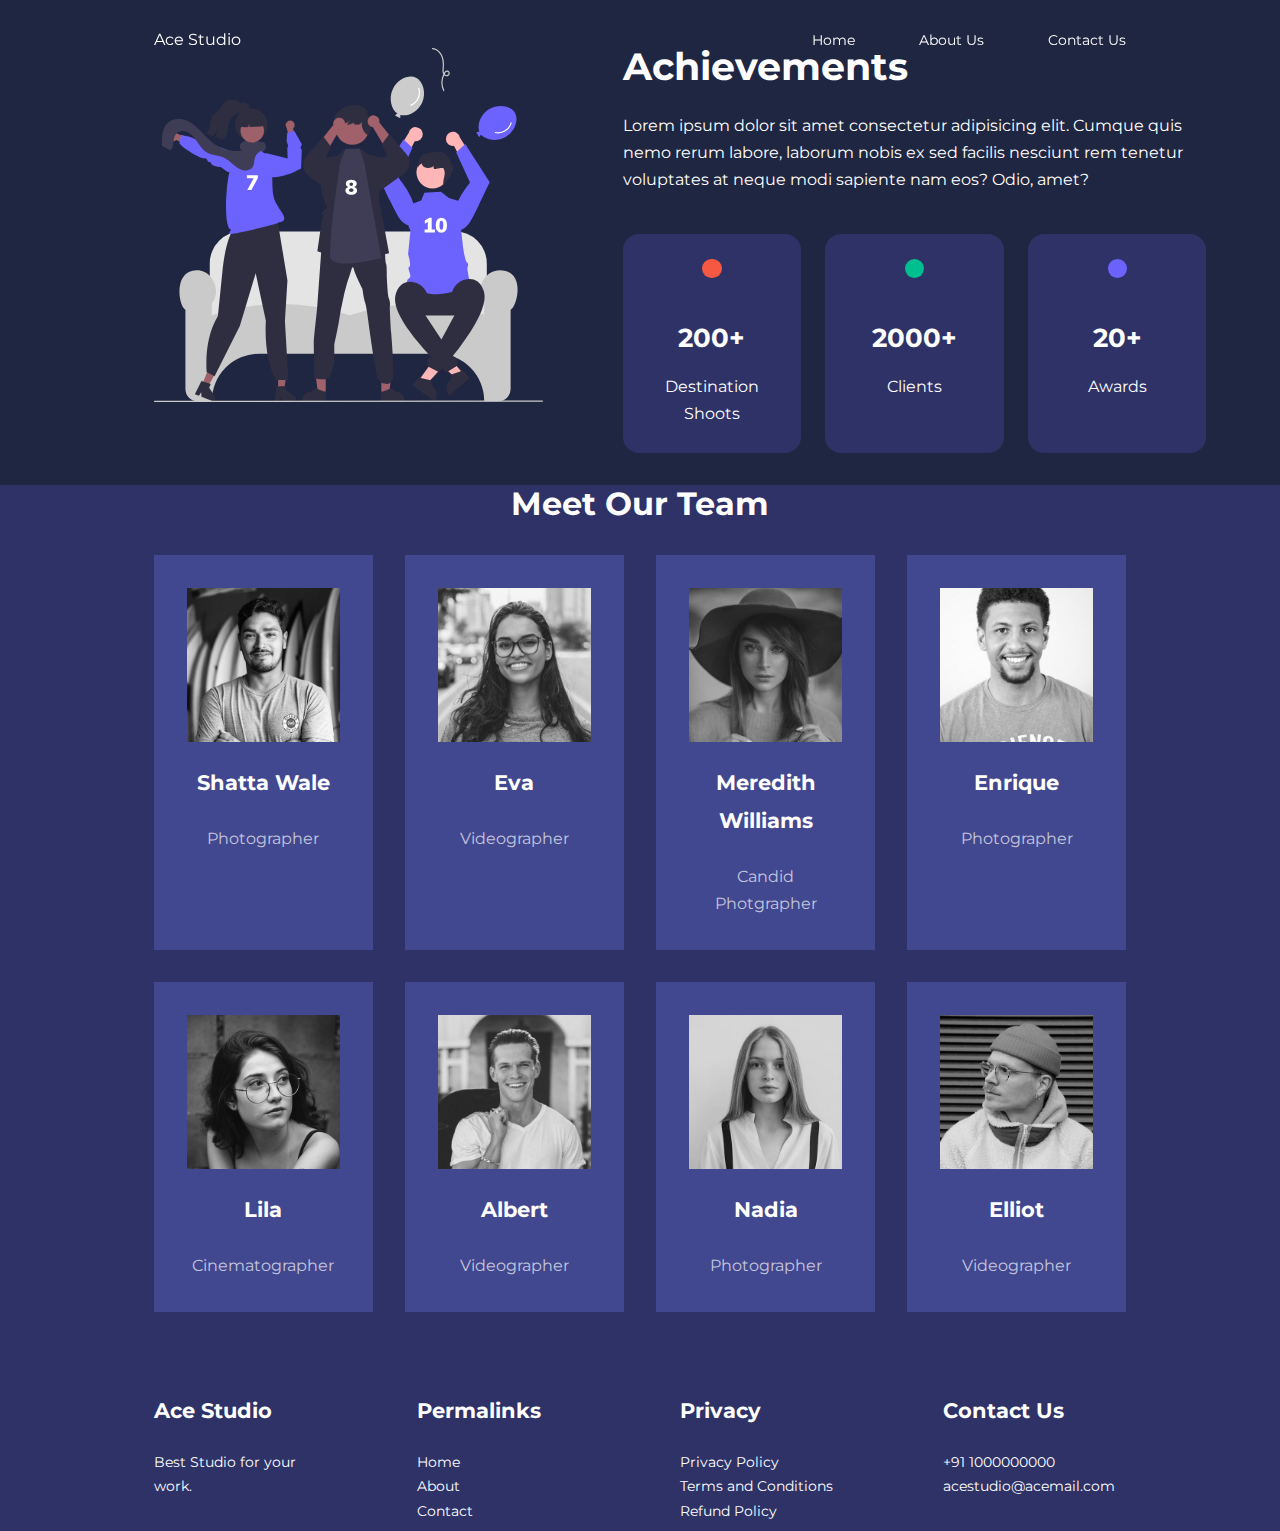
<file: about.html>
<!DOCTYPE html>
<html lang="en">

<head>
    <meta charset="UTF-8">
    <meta http-equiv="X-UA-Compatible" content="IE=edge">
    <meta name="viewport" content="width=device-width, initial-scale=1.0">
    <title>Ace Studio</title>
    <link rel="icon" href="favicon.ico">
    <!-- iconsout cdn -->
    <link rel="stylesheet" href="https://unicons.iconscout.com/release/v4.0.8/css/line.css">

    <!-- font used -->
    <link rel="preconnect" href="https://fonts.googleapis.com">
    <link rel="preconnect" href="https://fonts.gstatic.com" crossorigin>
    <link href="https://fonts.googleapis.com/css2?family=Montserrat:wght@300;400;500;600;700;800;900&display=swap"
        rel="stylesheet">



    <!-- stylesheet link -->

    <link rel="stylesheet" href="style.css">
    <link rel="stylesheet" href="about.css">


</head>

<body>
    <nav>
        <div class=" container nav__container">
            <a href="index.html">Ace Studio</a>
            <ul class="nav__menu">
                <li><a href="index.html">Home</a></li>
                <li><a href="about.html">About Us</a></li>
                <li><a href="contact.html">Contact Us</a></li>

            </ul>
            <button id="open-menu-btn"><i class="uil uil-bars"></i></button>
            <button id="close-menu-btn"><i class="uil uil-multiply"></i></button>

        </div>
    </nav>

    <section class="about__achievements">
        <div class="container about__achievements-container ">
            <div class="about__achievements-left">
                <img src="./images/about achievements.svg" alt="">
            </div>
            <div class="about__achievements-right">
                <h1>Achievements</h1>
                <p>Lorem ipsum dolor sit amet consectetur adipisicing elit. Cumque quis nemo rerum labore, laborum nobis
                    ex sed facilis nesciunt rem tenetur voluptates at neque modi sapiente nam eos? Odio, amet?</p>
                <div class="achievements__cards">
                    <article class="achievement__card">
                        <span class="achievement__icon">
                            <i class="uil uil-video"></i>
                        </span>
                        <h3>200+</h3>
                        <p>Destination Shoots</p>
                    </article>
                    <article class="achievement__card">
                        <span class="achievement__icon">
                            <i class="uil uil-users-alt"></i>
                        </span>
                        <h3>2000+</h3>
                        <p>Clients</p>
                    </article>
                    <article class="achievement__card">
                        <span class="achievement__icon">
                            <i class="uil uil-trophy"></i>
                        </span>
                        <h3>20+</h3>
                        <p>Awards</p>
                    </article>

                </div>
            </div>
        </div>
    </section>



    <!-- ====================end of achievements============= -->

    <section class="team">
        <h2>Meet Our Team</h2>
        <div class="container team__container">
            <article class="team__member">
                <div class="team__member-image">
                    <img src="./images/tm1.jpg" alt="">
                </div>
                <div class="team__member-info">
                    <h4>Shatta Wale</h4>
                    <p>Photographer</p>
                </div>
                <div class="team__member-socials">
                    <a href="" https://instagram.com" target="blank"><i class="uil uil-instagram"></i></a>
                    <a href="" https://twitter.com" target="blank"><i class="uil uil-twitter-alt"></i></a>
                    <a href="" https://linkedin.com" target="blank"><i class="uil uil-linkedin-alt"></i></a>
                </div>
            </article>
            <article class="team__member">
                <div class="team__member-image">
                    <img src="./images/tm2.jpg" alt="">
                </div>
                <div class="team__member-info">
                    <h4>Eva</h4>
                    <p>Videographer</p>
                </div>
                <div class="team__member-socials">
                    <a href="" https://instagram.com" target="blank"><i class="uil uil-instagram"></i></a>
                    <a href="" https://twitter.com" target="blank"><i class="uil uil-twitter-alt"></i></a>
                    <a href="" https://linkedin.com" target="blank"><i class="uil uil-linkedin-alt"></i></a>
                </div>
            </article>
            <article class="team__member">
                <div class="team__member-image">
                    <img src="./images/tm3.jpg" alt="">
                </div>
                <div class="team__member-info">
                    <h4>Meredith Williams</h4>
                    <p>Candid Photgrapher</p>
                </div>
                <div class="team__member-socials">
                    <a href="" https://instagram.com" target="blank"><i class="uil uil-instagram"></i></a>
                    <a href="" https://twitter.com" target="blank"><i class="uil uil-twitter-alt"></i></a>
                    <a href="" https://linkedin.com" target="blank"><i class="uil uil-linkedin-alt"></i></a>
                </div>
            </article>
            <article class="team__member">
                <div class="team__member-image">
                    <img src="./images/tm4.jpg" alt="">
                </div>
                <div class="team__member-info">
                    <h4>Enrique</h4>
                    <p>Photographer</p>
                </div>
                <div class="team__member-socials">
                    <a href="" https://instagram.com" target="blank"><i class="uil uil-instagram"></i></a>
                    <a href="" https://twitter.com" target="blank"><i class="uil uil-twitter-alt"></i></a>
                    <a href="" https://linkedin.com" target="blank"><i class="uil uil-linkedin-alt"></i></a>
                </div>
            </article>
            <article class="team__member">
                <div class="team__member-image">
                    <img src="./images/tm5.jpg" alt="">
                </div>
                <div class="team__member-info">
                    <h4>Lila</h4>
                    <p>Cinematographer</p>
                </div>
                <div class="team__member-socials">
                    <a href="" https://instagram.com" target="blank"><i class="uil uil-instagram"></i></a>
                    <a href="" https://twitter.com" target="blank"><i class="uil uil-twitter-alt"></i></a>
                    <a href="" https://linkedin.com" target="blank"><i class="uil uil-linkedin-alt"></i></a>
                </div>
            </article>
            <article class="team__member">
                <div class="team__member-image">
                    <img src="./images/tm6.jpg" alt="">
                </div>
                <div class="team__member-info">
                    <h4>Albert</h4>
                    <p>Videographer</p>
                </div>
                <div class="team__member-socials">
                    <a href="" https://instagram.com" target="blank"><i class="uil uil-instagram"></i></a>
                    <a href="" https://twitter.com" target="blank"><i class="uil uil-twitter-alt"></i></a>
                    <a href="" https://linkedin.com" target="blank"><i class="uil uil-linkedin-alt"></i></a>
                </div>
            </article>
            <article class="team__member">
                <div class="team__member-image">
                    <img src="./images/tm7.jpg" alt="">
                </div>
                <div class="team__member-info">
                    <h4>Nadia</h4>
                    <p>Photographer</p>
                </div>
                <div class="team__member-socials">
                    <a href="" https://instagram.com" target="blank"><i class="uil uil-instagram"></i></a>
                    <a href="" https://twitter.com" target="blank"><i class="uil uil-twitter-alt"></i></a>
                    <a href="" https://linkedin.com" target="blank"><i class="uil uil-linkedin-alt"></i></a>
                </div>
            </article>
            <article class="team__member">
                <div class="team__member-image">
                    <img src="./images/tm8.jpg" alt="">
                </div>
                <div class="team__member-info">
                    <h4>Elliot </h4>
                    <p>Videographer</p>
                </div>
                <div class="team__member-socials">
                    <a href="" https://instagram.com" target="blank"><i class="uil uil-instagram"></i></a>
                    <a href="" https://twitter.com" target="blank"><i class="uil uil-twitter-alt"></i></a>
                    <a href="" https://linkedin.com" target="blank"><i class="uil uil-linkedin-alt"></i></a>
                </div>
            </article>
        </div>
    </section>
    <!-- ==============End of team========= -->


    <footer>
        <div class="container footer__container">
            <div class="footer__1">
                <a href="index.html" class="footer__logo">
                    <h4>Ace Studio</h4>
                </a>
                <p>
                    Best Studio for your work.
                </p>
            </div>
            <div class="footer__2">
                <h4>Permalinks</h4>
                <ul class="permalinks">
                    <li><a href="index.html">Home</a></li>
                    <li><a href="about.html">About</a></li>
                    <li><a href="contact.html">Contact</a></li>
                </ul>
            </div>
            <div class="footer__3">
                <h4>Privacy</h4>
                <ul class="privacy">
                    <li><a href="#">Privacy Policy</a></li>
                    <li><a href="#">Terms and Conditions</a></li>
                    <li><a href="#">Refund Policy</a></li>
                </ul>
            </div>
            <div class="footer__4">
                <h4>Contact Us</h4>
                <ul class="privacy">
                    <li>+91 1000000000</li>
                    <li><a href="#">acestudio@acemail.com</a></li>

                </ul>
            </div>

        </div>
    </footer>







    <script src="main.js"></script>



</body>

</html>
</file>
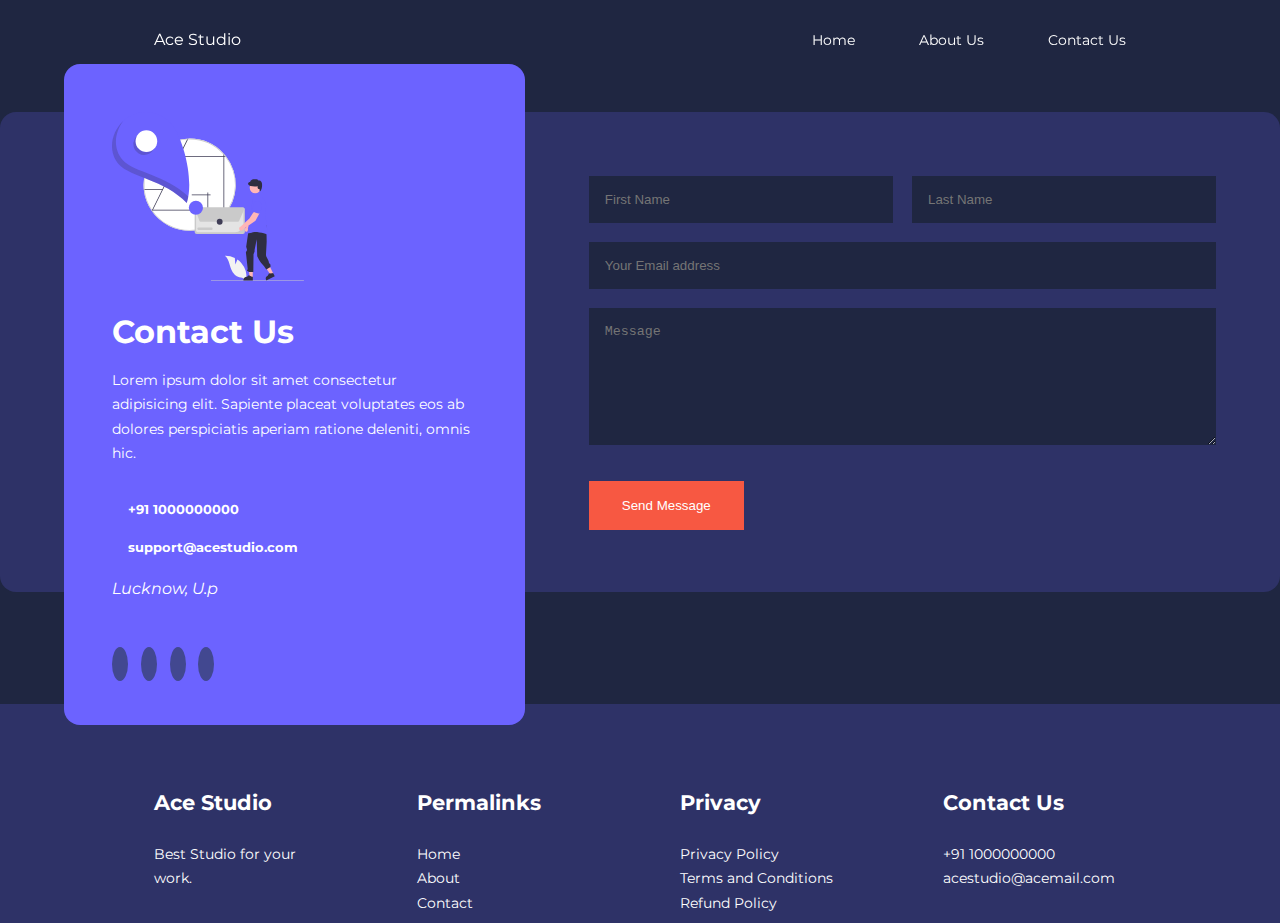
<file: contact.html>
<!DOCTYPE html>
<html lang="en">

<head>
    <meta charset="UTF-8">
    <meta http-equiv="X-UA-Compatible" content="IE=edge">
    <meta name="viewport" content="width=device-width, initial-scale=1.0">
    <title>Ace Studio</title>
    <link rel="icon" href="favicon.ico">
    <!-- iconsout cdn -->
    <link rel="stylesheet" href="https://unicons.iconscout.com/release/v4.0.8/css/line.css">

    <!-- font used -->
    <link rel="preconnect" href="https://fonts.googleapis.com">
    <link rel="preconnect" href="https://fonts.gstatic.com" crossorigin>
    <link href="https://fonts.googleapis.com/css2?family=Montserrat:wght@300;400;500;600;700;800;900&display=swap"
        rel="stylesheet">



    <!-- stylesheet link -->

    <link rel="stylesheet" href="style.css">
    <link rel="stylesheet" href="contact.css">


</head>

<body>
    <nav>
        <div class=" container nav__container">
            <a href="index.html">Ace Studio</a>
            <ul class="nav__menu">
                <li><a href="index.html">Home</a></li>
                <li><a href="about.html">About Us</a></li>
                <li><a href="contact.html">Contact Us</a></li>

            </ul>
            <button id="open-menu-btn"><i class="uil uil-bars"></i></i></button>
            <button id="close-menu-btn"><i class="uil uil-multiply"></i></button>

        </div>
    </nav>
    <!-- end of navbar -->

    <section class="contact">
        <div class="conatiner contact__container">
            <aside class="contact__aside">
                <div class="aside__image">
                    <img src="./images/contact.svg" alt="">
                </div>
                <h2>Contact Us</h2>
                <p>Lorem ipsum dolor sit amet consectetur adipisicing elit. Sapiente placeat voluptates eos ab dolores
                    perspiciatis aperiam ratione deleniti, omnis hic.</p>
                <ul class="contact__details">
                    <li>
                        <i class="uil uil-phone-times"></i>
                        <h5>+91 1000000000</h5>
                    </li>
                    <li>
                        <i class="uil uil-envelope"></i>
                        <h5>support@acestudio.com</h5>
                    </li>
                    <li>
                        <i class="uil uil-location-point">Lucknow, U.p</i>
                    </li>
                </ul>
                <ul class="contact__socials">
                    <li><a href="https://facebook.com"><i class="uil uil-facebook"></i></a></li>
                    <li><a href="https://instagram.com"><i class="uil uil-instagram"></i></a></li>
                    <li><a href="https://twitter.com"><i class="uil uil-twitter"></i></a></li>
                    <li><a href="https://linkedin.com"><i class="uil uil-linkedin-alt"></i></a></li>

                </ul>
            </aside>
            <form action="https://formspree.io/f/mrgnydze" method="POST" class="contact__form">
                <div class="form__name">
                    <input type="text" name=" First Name" placeholder="First Name" required>
                    <input type="text" name=" Last Name" placeholder="Last Name" required>

                </div>
                <input type="email" name="Email address" placeholder="Your Email address" required>
                <textarea name="Messages" rows="7" placeholder="Message" required></textarea>
                <button type="submit" class="btn btn-primary">Send Message</button>
            </form>
        </div>
    </section>




    <footer>
        <div class="container footer__container">
            <div class="footer__1">
                <a href="index.html" class="footer__logo">
                    <h4>Ace Studio</h4>
                </a>
                <p>
                    Best Studio for your work.
                </p>
            </div>
            <div class="footer__2">
                <h4>Permalinks</h4>
                <ul class="permalinks">
                    <li><a href="index.html">Home</a></li>
                    <li><a href="about.html">About</a></li>
                    <li><a href="contact.html">Contact</a></li>
                </ul>
            </div>
            <div class="footer__3">
                <h4>Privacy</h4>
                <ul class="privacy">
                    <li><a href="#">Privacy Policy</a></li>
                    <li><a href="#">Terms and Conditions</a></li>
                    <li><a href="#">Refund Policy</a></li>
                </ul>
            </div>
            <div class="footer__4">
                <h4>Contact Us</h4>
                <ul class="privacy">
                    <li>+91 1000000000</li>
                    <li><a href="#">acestudio@acemail.com</a></li>

                </ul>
            </div>

        </div>
    </footer>







    <script src="main.js"></script>



</body>

</html>
</file>
<file: style.css>
* {
    margin: 0;
    padding: 0;
    border: 0;
    outline: 0;
    text-decoration: none;
    list-style: none;
    box-sizing: border-box;

}

:root {
    --color-primary: #6c63ff;
    --color-success: #00bf8e;
    --color-warning: #f7c94b;
    --color-danger: #f75842;
    --color-variant: rgba(247, 88, 66, 0.4);
    --color-white: #fff;
    --color-light: rgba(255, 255, 255, 0.7);
    --color-black: #000;
    --color-bg: #1f2641;
    --color-bg1: #2e3267;
    --color-bg2: #424890;

    --container-width-lg: 76%;
    --container-width-md: 90%;
    --container-width-sm: 94%;

    --transition: all 400ms ease;

}

body {
    font-family: 'Montserrat', sans-serif;
    line-height: 1.7;
    color: var(--color-white);
    background: var(--color-bg);
}

.container {
    width: var(--container-width-lg);
    margin: 0 auto;

}

.section {
    padding: 6rem 0;

}

.section h2 {
    text-align: center;
    margin-bottom: 4rem;
}

h1,
h2,
h3,
h4 {

    line-height: 2.4rem;

}

h1 {
    font-size: 2.4rem;

}

h2 {
    font-size: 2rem;
}

h3 {
    font-size: 1.6rem;
}

h4 {
    font-size: 1.3rem;
}

a {
    color: var(--color-white);

}

img {

    width: 100%;
    display: block;
    object-fit: cover;
}

.btn {
    display: inline-block;
    background: var(--color-white);
    color: var(--color-black);
    padding: 1rem 2rem;
    border: 1px solid transparent;
    font-weight: 500;
    transition: var(--transition)
}

.btn:hover {

    background: transparent;
    color: var(--color-white);
    border-color: var(--color-white);

}

.btn-primary {
    background: var(--color-danger);
    color: var(--color-white);
}

/* =============navbar style============ */

nav {
    background: transparent;
    width: 100vw;
    height: 5rem;
    position: fixed;
    top: 0;
    z-index: 11;
}

/* change navbar style on scroll using js */
.window-scroll {
    background: var(--color-primary);
    box-shadow: 0 1rem 2rem rgba(0, 0, 0, 0.2);

}

.nav__container {
    height: 100%;
    display: flex;
    justify-content: space-between;
    align-items: center;

}

nav button {
    display: none;

}

.nav__menu {
    display: flex;
    align-items: center;
    gap: 4rem;

}

.nav__menu a {
    font-size: 0.9rem;
    transition: var(--transition);

}

.nav__menu a:hover {
    color: var(--color-bg2);
}

/* ===============header section========= */

header {
    position: relative;
    top: 5rem;
    overflow: hidden;
    height: 70vh;
    margin-bottom: 5rem;
}

.header__container {
    display: grid;
    grid-template-columns: 1fr 1fr;
    align-items: center;
    gap: 5rem;
    height: 100%;
}

.header__left p {
    margin: 1rem 0 2.4rem;
}



/* ======================== Categories=============== */

.categories {
    background: var(--color-bg1);
    height: 32rem;
}

.categroies h1 {
    line-height: 1;
    margin-bottom: 3rem;
}

.categories__container {
    display: grid;
    grid-template-columns: 40% 60%;

}

.categories__left {
    margin-right: 4rem;
}

.categories__left p {
    margin: 1rem 0 3rem;
}

.categories__right {
    display: grid;
    grid-template-columns: repeat(3, 1fr);
    gap: 1.2rem;
}

.category {
    background: var(--color-bg2);
    padding: 2rem;
    border-radius: 2rem;
    transition: var(--transition);

}

.category:hover {

    box-shadow: 0 3rem 3rem rgba(0, 0, 0, 0.3);
    z-index: 1;

}


.category:nth-child(2) .category__icon {
    background: var(--color-danger);
}


.category:nth-child(3) .category__icon {
    background: var(--color-success);
}

.category:nth-child(4) .category__icon {
    background: var(--color-warning);
}

.category:nth-child(5) .category__icon {
    background: var(--color-success);
}

.category__icon {
    background: var(--color-primary);
    padding: 0.7rem;
    border-radius: 0.9rem;
}

.category h5 {
    margin: 2rem 0 1rem;
}


.category p {
    font-size: 0.85rem;
}


/* =====================Packages=============== */


.packages {
    margin-top: 12rem;

}

.packages h2 {
    text-align: center;
    margin: 2rem;
}

.packages__container {
    display: grid;
    grid-template-columns: repeat(3, 1fr);
    gap: 2rem;

}

.package {
    background: var(--color-bg1);
    text-align: center;
    border: 1px solid transparent;
    transition: var(--transition);

}

.package:hover {
    background: transparent;
    border-color: var(--color-primary);
}


.package__info {
    padding: 2rem;
}

.package__info p {
    margin: 1.2rem 0 2rem;
    font-size: 0.9rem;

}



/* 
==========Faqs======== */

.faqs {
    background: var(--color-bg1);
    box-shadow: inset 0 0 3rem rgba(0, 0, 0, 0.5);
    margin: 2rem auto;
    padding: 1rem;
}

.faqs__container {
    display: grid;
    grid-template-columns: 1fr 1fr;
    gap: 1rem;


}

.faqs h2 {
    text-align: center;
    margin: 2rem;

}

.faq {
    padding: 2rem;
    display: flex;
    align-items: center;
    gap: 1.4rem;
    height: fit-content;
    background: var(--color-primary);
    cursor: pointer;

}


.faq h4 {
    font-size: 1rem;
    line-height: 2.2;



}


.faq__icon {
    align-self: flex-start;
    font-size: 1.2rem;

}

.faq p {
    margin-top: 0.8rem;
    display: none;
}

.faq.open p {

    display: block;

}



/* =========================Footer================ */

footer {
    background: var(--color-bg1);
    padding-top: 5rem;
    font-size: 0.9rem;
}

.footer__container {
    display: grid;
    grid-template-columns: repeat(4, 1fr);
    gap: 5rem;

}

.footer__container>div h4 {
    margin-bottom: 1.2rem;

}

.footer__1 p {
    margin: 0 0 2rem;
}

footer ul li a:hover {
    text-decoration: underline;
}


/*============media queeries(tablet)========8*/


@media screen and (max-width:1024px) {
    .container {
        width: var(--container-width-md);

    }

    h1 {
        font-size: 2.2rem;
    }

    h2 {
        font-size: 1.7rem;

    }

    h3 {
        font-size: 1.4rem;

    }

    h4 {
        font-size: 1.2rem;
    }

    /*===============navbar==========*/
    nav button {
        display: inline-block;
        background: transparent;
        font-size: 1.8rem;
        color: var(--color-white);
        cursor: pointer;
    }

    nav button#close-menu-btn {
        display: none;

    }

    .nav__menu {
        position: fixed;
        top: 5rem;
        right: 5%;
        height: fit-content;
        width: 18rem;
        flex-direction: column;
        gap: 0;
        display: none;

    }

    .nav__menu li {
        width: 100%;
        height: 5.8rem;
        animation: animateNavItems 0.6s linear forwards;
        transform-origin: top right;
    }




    @keyframes animateNavItems {
        0% {
            transform: rotateZ(-90deg) rotateX(90deg) scale(0.1);
        }

        100% {
            transform: rotateZ(0) rotateX(0) scale(1);

        }
    }



    .nav__menu li a {
        background: var(--color-primary);
        box-shadow: -4rem 6rem 10rem rgba(0, 0, 0, 0.6);
        width: 100%;
        height: 100%;
        display: grid;
        place-items: center;

    }

    .nav__menu li a:hover {
        background: var(--color-bg2);
        color: var(--color-white);

    }

    /*========header=====*/
    header {
        height: 52vh;
        margin-bottom: 4rem;

    }

    .header__container {
        gap: 0;
        padding-bottom: 3rem;

    }

    /*=====categories=====*/
    .categories {
        height: auto;
    }

    .categories__container {

        grid-template-columns: 1fr;
        gap: 3rem;

    }

    .categories__left {
        margin-right: 0;
    }

    /*====popula courses===*/
    .courses {
        margin-top: 0;

    }

    .courses__container {
        grid-template-columns: 1fr 1fr;
    }

    /*=========faq===========*/
    .faqs__container {
        grid-template-columns: 1fr;
    }

    .faq {
        padding: 1.5rem;
    }

    /*====footer==*/
    .footer__container {
        grid-template-columns: 1fr 1fr;
    }
}


/*=========media queries for mob-=====*/

@media screen and (max-width:600px) {
    .container {
        width: var(--container-width-sm);
    }

    /*=========navbar-=====*/
    .nav__menu {
        right: 3%;

    }

    header {
        height: 100vh;

    }

    .header__container {
        grid-template-columns: 1fr;
        text-align: center;
        margin-top: 0;


    }

    .header__left p {
        margin-bottom: 1.3rem;

    }

    /*====categories====*/

    .categories__right {
        grid-template-columns: 1fr 1fr;
        gap: 0.7rem;

    }

    .category {
        padding: 1rem;
        border-radius: 1rem;
    }

    .category__icon {
        margin-top: 4px;
        display: inline-block;

    }

    /*===popular packages===*/
    .packages__container {
        grid-template-columns: 1fr;
    }

    /*===footer===*/
    .footer__container {
        grid-template-columns: 1fr;
        text-align: center;
        gap: 2rem;

    }

    .footer__1 p {
        margin: 1rem auto;
    }

}
</file>
<file: about.css>
/*===========achievements=====*/
.about__achievements {
    margin-top: 3rem;
}

.about__achievements-container {
    display: grid;
    grid-template-colUmns: 40% 60%;
    gap: 5rem;


}

.about__achievements-right>p {
    margin: 1.6rem 0 2.5rem;
}

.achievements__cards {
    display: grid;
    grid-template-columns: repeat(3, 1fr);
    gap: 1.5rem;
}

.achievement__card {
    background: var(--color-bg1);
    padding: 1.6rem;
    border-radius: 1rem;
    text-align: center;
    transition: var(--transition);
}



.achievement__card:hover {
    background: var(--color-bg2);
    box-shadow: 0 3rem 3rem rgba(0, 0, 0, 0.3);

}

.achievement__icon {
    background: var(--color-danger);
    padding: 0.6rem;
    border-radius: 1rem;
    display: inline-block;
    margin-bottom: 2rem;
    font-size: 2rem;

}

.achievement__card:nth-child(2) .achievement__icon {
    background: var(--color-success);
}

.achievement__card:nth-child(3) .achievement__icon {
    background: var(--color-primary);
}

.achievement__card p {
    margin-top: 1rem;
}


/*==============teams=============*/
.team {
    background: var(--color-bg1);
    box-shadow: insert 0 0 3rem rgba(0, 0, 0, 0.5);
}

.team h2 {
    margin: 2rem auto;
    text-align: center;
}

.team__container {
    display: grid;
    grid-template-columns: repeat(4, 1fr);
    gap: 2rem;
}

.team__member {
    background: var(--color-bg2);
    padding: 2rem;
    border: 1px solid transparent;
    transition: var(--transition);
    position: relative;
    overflow: hidden;

}

.team__member:hover {
    background: transparent;
    border-color: var(--color-primary);

}

.team__member-image img {
    filter: saturate(0);
}

.team__member-image:hover img {
    filter: saturate(1);
}

.team__member-info * {
    text-align: center;
    margin-top: 1.4rem;

}

.team__member-info p {
    color: var(--color-light);
}

.team__member-socials {
    position: absolute;
    top: 50%;
    right: -100%;
    display: flex;
    flex-direction: column;
    background: var(--color-primary);
    border-radius: 1rem 0 0 1rem;
    box-shadow: -2rem 0 2rem rgba(0, 0, 0, 0.3);
    transform: translateY(-50%);
    transition: var(--transition);
}

.team__member:hover .team__member-socials {
    right: 0;

}



.team__member-socials a {
    padding: 1rem;
}



/* =============media qurries for tablet=========== */


@media screen and (max-width:1024px) {
    .about__achievements {
        margin-top: 2rem;

    }

    .about__achievements-container {
        grid-template-columns: 1fr;
        gap: 4rem;
    }

    .about__achievements-left {
        width: 88%;
        margin: 0 auto;

    }

    .team__container {
        grid-template-columns: repeat(3, 1fr);
        gap: 1.5rem;
    }

    .team__member {
        padding: 1rem;
    }
}


/* =============media queries for mob=========== */


@media screen and (max-width:600px) {
    .about__achievements-container {
        margin-top: 3rem;

    }

    .achievements__cards {
        grid-template-columns: 1fr 1fr;
        gap: 0.7rem;

    }

    .team__container {
        grid-template-columns: 1fr 1fr;
        gap: 0.7rem
    }

    .team__menber {
        padding: 0;
    }

    .team__member p {
        margin-bottom: 1.5rem;
    }
}
</file>
<file: contact.css>
.contact__container {
    background: var(--color-bg1);
    padding: 4rem;
    display: grid;
    grid-template-columns: 40% 60%;
    gap: 4rem;
    height: 30rem;
    margin: 7rem auto;
    border-radius: 1rem;

}

/* =================aside============= */
.contact__aside {
    background: var(--color-primary);
    padding: 3rem;
    border-radius: 1rem;
    position: relative;
    bottom: 7rem;
}

.aside__image {
    width: 12rem;
    margin-bottom: 2rem;

}

.contact__aside h2 {
    text-align: left;
    margin-bottom: 1rem;

}


.contact__aside p {
    font-size: 0.9rem;
    margin-bottom: 2rem;

}

.contact__details li {
    display: flex;
    gap: 1rem;
    align-items: center;
    margin-bottom: 1rem;

}

.contact__socials {
    display: flex;
    gap: 0.8rem;
    margin-top: 3rem;


}

.contact__socials a {

    background: var(--color-bg2);
    padding: 0.5rem;
    border-radius: 50%;
    font-size: 0.9rem;
    transition: var(--transition);


}

.contact__socials a:hover {
    background: transparent;
}




/* ===============form============ */


.contact__form {
    display: flex;
    flex-direction: column;
    gap: 1.2rem;
    margin-right: 4rem;

}

.form__name {
    display: flex;
    gap: 1.2rem;
}


.contact__form input[type="text"] {

    width: 50%;
}

input,
textarea {
    width: 100%;
    padding: 1rem;
    background: var(--color-bg);
    color: var(--color-white);
}

.contact__form .btn {
    width: max-content;
    margin-top: 1rem;
    cursor: pointer;

}


/* ===============media queries for tablet============== */
@media screen and (max-width:1024px) {
    .contact {
        padding-bottom: 0;
    }

    .contact__container {
        gap: 1.5rem;
        margin-top: 4rem;
        height: auto;
        padding: 1.5rem;
    }

    .contact__aside {
        width: auto;
        padding: 1.5rem;
        padding: 1.5rem;
        bottom: 0;

    }

    .contact__form {
        align-self: center;
        margin-right: 1.5rem;
    }
}



/* ===============media queries for mob============== */
@media screen and (max-width:600px) {

    .contact__container {
        grid-template-columns: 1fr;
        gap: 3rem;
        margin-top: 4rem;
        padding: 0;

    }

    .contact__form {
        margin: 0 1.5rem 3rem;

    }

    .form__name {
        flex-direction: column;

    }

    .form__name input[type="text"] {
        width: 100%;

    }
}
</file>
